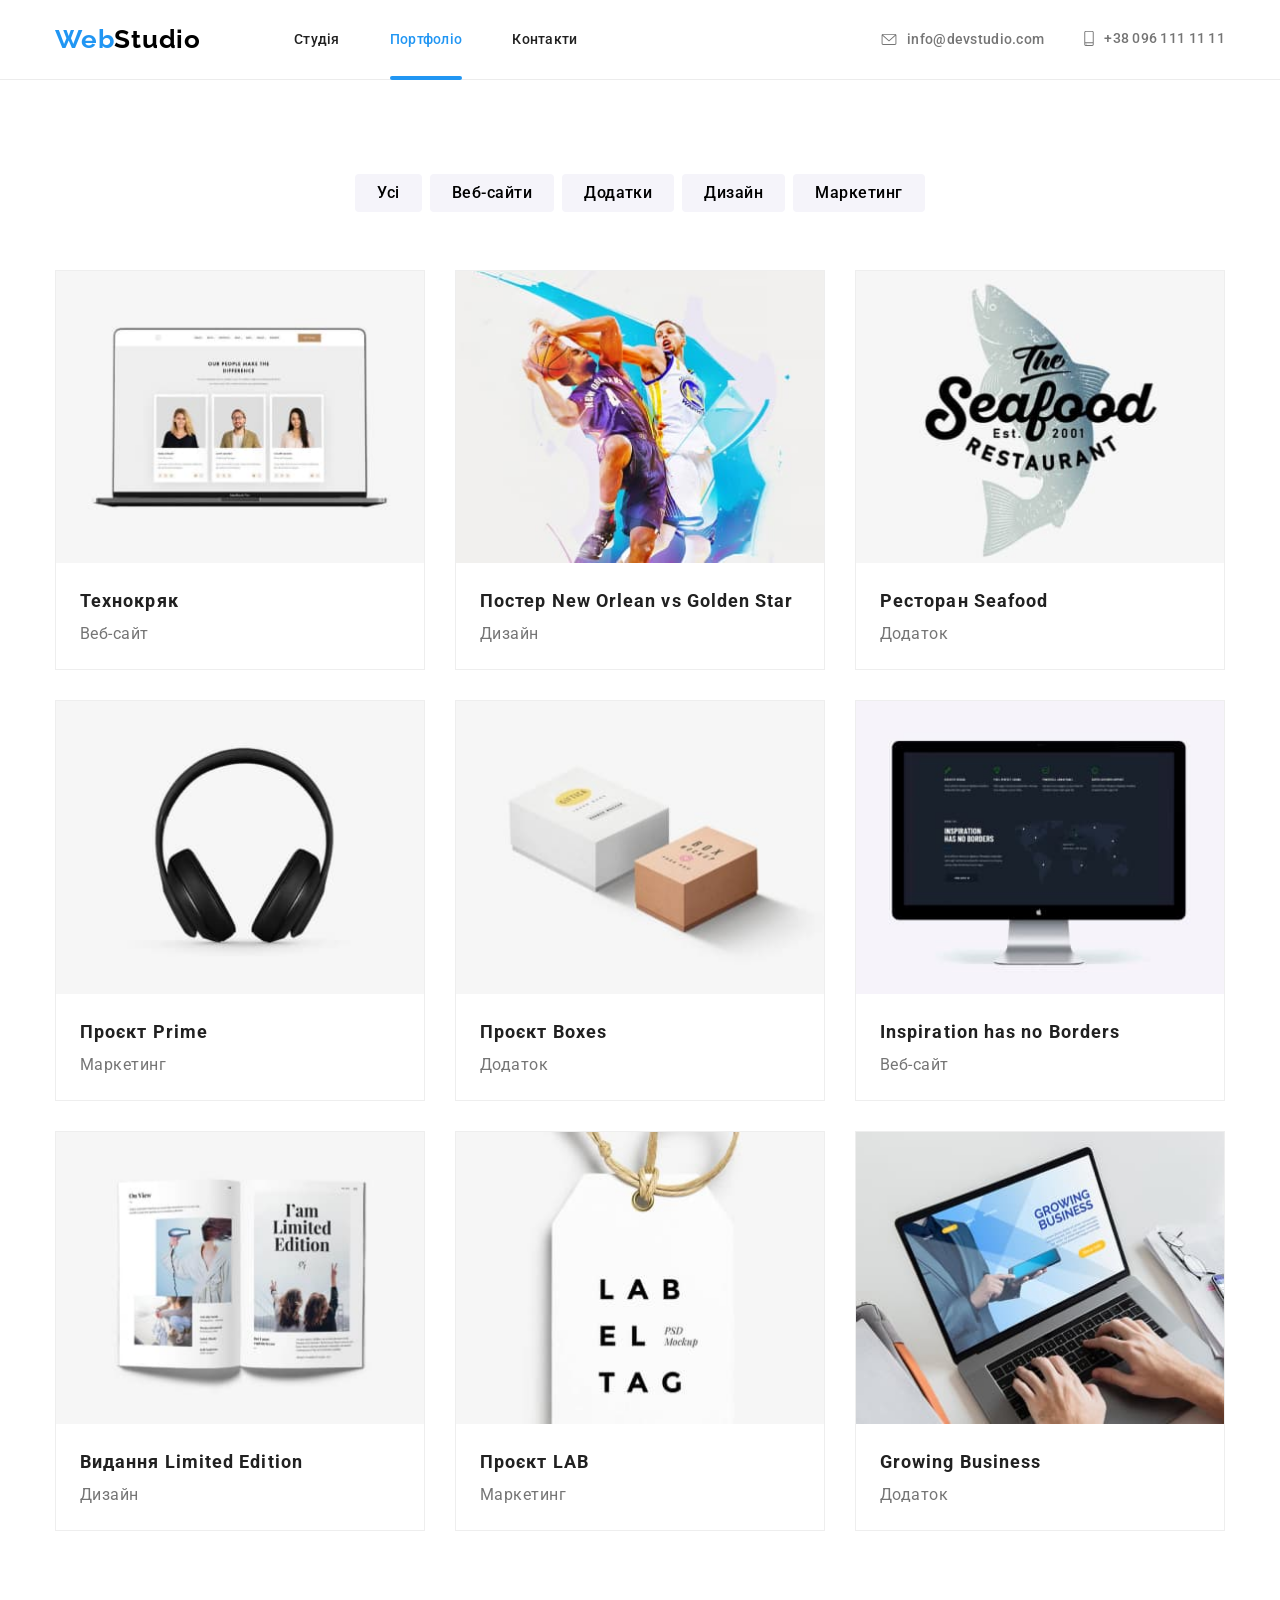
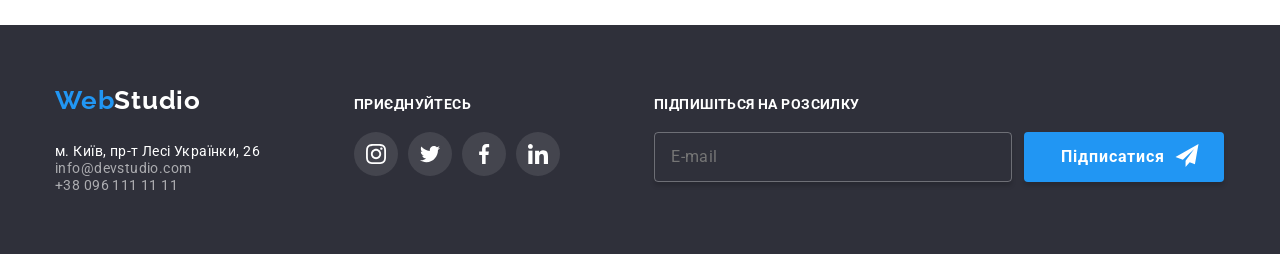
<file: portfolio.html>
<!DOCTYPE html>
<html lang="uk">
  <head>
    <meta charset="utf-8">
    <title>WebStudio</title>
    <meta name="viewport" content="width=device-width, initial-scale=1.0" />
    <link rel="preconnect" href="https://fonts.googleapis.com" />
    <link rel="preconnect" href="https://fonts.gstatic.com" crossorigin />
    <link href="https://fonts.googleapis.com/css2?family=Raleway:wght@700&family=Roboto:wght@400;500;700;900&display=swap" rel="stylesheet" />
    <link rel="stylesheet" href="https://cdnjs.cloudflare.com/ajax/libs/modern-normalize/1.1.0/modern-normalize.min.css"/>
    <link rel="stylesheet" href="./sass/main.css">
</head>
  <body>
    <header class="header">
      <div class="container header__container">
          <a class="header__logo" href = "index.html"><span class="header__logo-web"> Web</span><span class="header__logo-studio">Studio</span></a>
          <nav class="header__nav">
              <ul class="header__nav-list">
              <li><a class="header__nav-link" href = "index.html">Студія</a></li>
              <li><a class="header__nav-link active" href = "portfolio.html">Портфоліо</a></li>
              <li><a class="header__nav-link" href = "#">Контакти</a></li>
              </ul>
          </nav>
          <ul class="header__contacts-list">
              <li class="header__contacts-item">
                  <a class="header__contacts-link" href="mailto:info@devstudio.com">
                      <svg class="header__mail-icon"><use href="./images/svg/icons.svg#icon-envelope"></use></svg>info@devstudio.com</a>
                </li>
                <li class="header__contacts-item">
                  <a class="header__contacts-link" href="tel:+380961111111">
                      <svg class="header__tel-icon"><use href="./images/svg/icons.svg#icon-smartphone"></use></svg>+38 096 111 11 11</a>
              </li>
          </ul>
          <button class="mobile_button" type="button" data-menu-button aria-expanded="false">
            <svg class="mobile_button-icon">
                <use class="mobile_button--close" href="./images/svg/icons.svg#icon-burger-close"></use>
                <use class="mobile_button--open" href="./images/svg/icons.svg#icon-burger-open"></use>
            </svg>
          </button>
      </div>
      <div class="mobile" data-menu>
        <nav class="mobile__nav">
          <ul class="mobile__nav-list">
            <li class="mobile__nav-item"><a href="./index.html" class="mobile__nav-link">Студія</a></li>
            <li class="mobile__nav-item"><a href="./portfolio.html" class="mobile__nav-link active">Портфоліо</a></li>
            <li class="mobile__nav-item"><a href="" class="mobile__nav-link">Контакти</a></li>
          </ul>
        </nav>
          <ul class="mobile__contacts-list">
            <li class="mobile__contacts-item"><a class="mobile__contacts-link link mobile__contacts-link--blue" href="tel:+380961111111">+38 096 111 11 11</a></li>
            <li class="mobile__contacts-item"><a class="mobile__contacts-link" href="mailto:info@devstudio.com">info@devstudio.com</a></li>
          </ul>
          <ul class="mobile__social-list">
            <li class="mobile__social-item"><a class="mobile__social-link" href="">Instagram</a></li>
            <li class="mobile__social-item"><a class="mobile__social-link" href="">Twitter</a></li>
            <li class="mobile__social-item"><a class="mobile__social-link" href="">Facebook</a></li>
            <li class="mobile__social-item"><a class="mobile__social-link" href="">LinkedIn</a></li>
          </ul>
        </div>
    </header>

    <main>
      <section class="filter">
        <div class="container">
          <h2 class="hide">Портфоліо</h2>
          <ul class="filter__list">
            <li class="filter__item"><button type="button" class="filter__button">Усі</button></li>
            <li class="filter__item"><button type="button" class="filter__button">Веб-сайти</button></li>
            <li class="filter__item"><button type="button" class="filter__button">Додатки</button></li>
            <li class="filter__item"><button type="button" class="filter__button">Дизайн</button></li>
            <li class="filter__item"><button type="button" class="filter__button">Маркетинг</button></li>
          </ul>

          <div class="projects">
            <ul class="projects__list">
              <li class="projects__item"><a href="#">
                <div class="projects__img">
                  <picture>
                    <source srcset="./images/portfolio/portfolio1-technokryak-370.jpg 1x, ./images/portfolio/portfolio1-technokryak-370@2.jpg 2x"media="(min-width: 1200px)" sizes="370px" width="370" height="294" type="image/jpg">
                    <source srcset="./images/portfolio/portfolio1-technokryak-354.jpg 1x, ./images/portfolio/portfolio1-technokryak-354@2.jpg 2x"media="(min-width: 768px)" sizes="354px" width="354" height="294" type="image/jpg">
                    <img srcset="./images/portfolio/portfolio1-technokryak-450.jpg 1x, ./images/portfolio/portfolio1-technokryak-450@2.jpg 2x"src="./images/portfolio/portfolio1-technokryak-450.jpg"alt="Ноутбук із зображенням команди співробітників"width="450" height="294"/>
                  </picture>
                  <div class="projects__overlay"><p class="projects__overlay-text" > Ресурс пропонує комплексні пропозиції з різним рівнем функціоналу та сервісів. Все це дозволить відвідувачу отримати вичерпні відомості про компанію чи приватну особу.</p></div>
                </div>
                <div class="projects__description"><h3 class="projects__description-title">Технокряк</h3><p class="projects__description-text">Веб-сайт</p></div></a>
              </li>
              <li class="projects__item"><a href="#">
                <div class="projects__img">
                  <picture>
                    <source srcset="./images/portfolio/portfolio2-neworlean-370.jpg 1x, ./images/portfolio/portfolio2-neworlean-370@2.jpg 2x"media="(min-width: 1200px)" sizes="370px" width="370" height="294" type="image/jpg">
                    <source srcset="./images/portfolio/portfolio2-neworlean-354.jpg 1x, ./images/portfolio/portfolio2-neworlean-354@2.jpg 2x"media="(min-width: 768px)" sizes="354px" width="354" height="294" type="image/jpg">
                    <img srcset="./images/portfolio/portfolio2-neworlean-450.jpg 1x, ./images/portfolio/portfolio2-neworlean-450@2.jpg 2x"src="./images/portfolio/portfolio2-neworlean-450.jpg" alt="Постер з гравцями баскетбольних команд New Orlean та Golden Star" width="450" height="294"/>
                  </picture>
                  <div class="projects__overlay"><p class="projects__overlay-text" > Ресурс пропонує комплексні пропозиції з різним рівнем функціоналу та сервісів. Все це дозволить відвідувачу отримати вичерпні відомості про компанію чи приватну особу.</p></div>
                </div>
                <div class="projects__description"><h3 class="projects__description-title">Постер New Orlean vs Golden Star</h3><p class="projects__description-text">Дизайн</p></div></a></li>
              <li class="projects__item"><a href="#">
                <div class="projects__img">
                  <picture>
                    <source srcset="./images/portfolio/portfolio3-seafood-370.jpg 1x, ./images/portfolio/portfolio3-seafood-370@2.jpg 2x"media="(min-width: 1200px)" sizes="370px" width="370" height="294" type="image/jpg">
                    <source srcset="./images/portfolio/portfolio3-seafood-354.jpg 1x, ./images/portfolio/portfolio3-seafood-354@2.jpg 2x"media="(min-width: 768px)" sizes="354px" width="354" height="294" type="image/jpg">
                    <img srcset="./images/portfolio/portfolio3-seafood-450.jpg 1x, ./images/portfolio/portfolio3-seafood-450@2.jpg 2x"src="./images/portfolio/portfolio3-seafood-450.jpg"alt="Ресторан з морепродуктами Seafood"width="450" height="294"/>
                  </picture>
                  <div class="projects__overlay"><p class="projects__overlay-text" > Ресурс пропонує комплексні пропозиції з різним рівнем функціоналу та сервісів. Все це дозволить відвідувачу отримати вичерпні відомості про компанію чи приватну особу.</p></div>
                </div>
                <div class="projects__description"><h3 class="projects__description-title">Ресторан Seafood</h3><p class="projects__description-text">Додаток</p></div></a></li>
              <li class="projects__item"><a href="#">
                <div class="projects__img">
                  <picture>
                    <source srcset="./images/portfolio/portfolio4-prime-370.jpg 1x, ./images/portfolio/portfolio4-prime-370@2.jpg 2x"media="(min-width: 1200px)" sizes="370px" width="370" height="294" type="image/jpg">
                    <source srcset="./images/portfolio/portfolio4-prime-354.jpg 1x, ./images/portfolio/portfolio4-prime-354@2.jpg 2x"media="(min-width: 768px)" sizes="354px" width="354" height="294" type="image/jpg">
                    <img srcset="./images/portfolio/portfolio4-prime-450.jpg 1x, ./images/portfolio/portfolio4-prime-450@2.jpg 2x"src="./images/portfolio/portfolio4-prime-450.jpg"alt="Зображення навушників"width="450" height="294"/>
                  </picture>
                  <div class="projects__overlay"><p class="projects__overlay-text" > Ресурс пропонує комплексні пропозиції з різним рівнем функціоналу та сервісів. Все це дозволить відвідувачу отримати вичерпні відомості про компанію чи приватну особу.</p></div>
                </div>
                <div class="projects__description"><h3 class="projects__description-title">Проєкт Prime</h3><p class="projects__description-text">Маркетинг</p></div></a>
              </li>
              <li class="projects__item"><a href="#">
                <div class="projects__img">
                  <picture>
                    <source srcset="./images/portfolio/portfolio5-boxes-370.jpg 1x, ./images/portfolio/portfolio5-boxes-370@2.jpg 2x"media="(min-width: 1200px)" sizes="370px" width="370" height="294" type="image/jpg">
                    <source srcset="./images/portfolio/portfolio5-boxes-354.jpg 1x, ./images/portfolio/portfolio5-boxes-354@2.jpg 2x"media="(min-width: 768px)" sizes="354px" width="354" height="294" type="image/jpg">
                    <img srcset="./images/portfolio/portfolio5-boxes-450.jpg 1x, ./images/portfolio/portfolio5-boxes-450@2.jpg 2x"src="./images/portfolio/portfolio5-boxes-450.jpg"alt="Зображення двох коробок"width="450" height="294"/>
                  </picture>
                  <div class="projects__overlay"><p class="projects__overlay-text" > Ресурс пропонує комплексні пропозиції з різним рівнем функціоналу та сервісів. Все це дозволить відвідувачу отримати вичерпні відомості про компанію чи приватну особу.</p></div>
                </div>
                <div class="projects__description"><h3 class="projects__description-title">Проєкт Boxes</h3><p class="projects__description-text">Додаток</p></div></a>
              </li>
              <li class="projects__item"><a href="#">
                <div class="projects__img">
                  <picture>
                    <source srcset="./images/portfolio/portfolio6-inspiration-370.jpg 1x, ./images/portfolio/portfolio6-inspiration-370@2.jpg 2x"media="(min-width: 1200px)" sizes="370px" width="370" height="294" type="image/jpg">
                    <source srcset="./images/portfolio/portfolio6-inspiration-354.jpg 1x, ./images/portfolio/portfolio6-inspiration-354@2.jpg 2x"media="(min-width: 768px)" sizes="354px" width="354" height="294" type="image/jpg">
                    <img srcset="./images/portfolio/portfolio6-inspiration-450.jpg 1x, ./images/portfolio/portfolio6-inspiration-450@2.jpg 2x"src="./images/portfolio/portfolio6-inspiration-450.jpg"alt="Монітор з надписом Inspiration has no Borders"width="450" height="294"/>
                  </picture>
                  <div class="projects__overlay"><p class="projects__overlay-text" > Ресурс пропонує комплексні пропозиції з різним рівнем функціоналу та сервісів. Все це дозволить відвідувачу отримати вичерпні відомості про компанію чи приватну особу.</p></div>
                </div>
                <div class="projects__description"><h3 class="projects__description-title">Inspiration has no Borders</h3><p class="projects__description-text">Веб-сайт</p></div></a>
              </li>
              <li class="projects__item"><a href="#">
                <div class="projects__img">
                <picture>
                  <source srcset="./images/portfolio/portfolio7-limited-370.jpg 1x, ./images/portfolio/portfolio7-limited-370@2.jpg 2x"media="(min-width: 1200px)" sizes="370px" width="370" height="294" type="image/jpg">
                  <source srcset="./images/portfolio/portfolio7-limited-354.jpg 1x, ./images/portfolio/portfolio7-limited-354@2.jpg 2x"media="(min-width: 768px)" sizes="354px" width="354" height="294" type="image/jpg">
                  <img srcset="./images/portfolio/portfolio7-limited-450.jpg 1x, ./images/portfolio/portfolio7-limited-450@2.jpg 2x"src="./images/portfolio/portfolio7-limited-450.jpg"alt="Зображення журналу видання Limited Edition"width="450" height="294"/>
                </picture>
                <div class="projects__overlay"><p class="projects__overlay-text" > Ресурс пропонує комплексні пропозиції з різним рівнем функціоналу та сервісів. Все це дозволить відвідувачу отримати вичерпні відомості про компанію чи приватну особу.</p></div>
                </div>
                <div class="projects__description"><h3 class="projects__description-title">Видання Limited Edition</h3><p class="projects__description-text">Дизайн</p></div></a>
              </li>
              <li class="projects__item"><a href="#">
                <div class="projects__img">
                  <picture>
                    <source srcset="./images/portfolio/portfolio8-lab-370.jpg 1x, ./images/portfolio/portfolio8-lab-370@2.jpg 2x"media="(min-width: 1200px)" sizes="370px" width="370" height="294" type="image/jpg">
                    <source srcset="./images/portfolio/portfolio8-lab-354.jpg 1x, ./images/portfolio/portfolio8-lab-354@2.jpg 2x"media="(min-width: 768px)" sizes="354px" width="354" height="294" type="image/jpg">
                    <img srcset="./images/portfolio/portfolio8-lab-450.jpg 1x, ./images/portfolio/portfolio8-lab-450@2.jpg 2x"src="./images/portfolio/portfolio8-lab-450.jpg"alt="Зображення лейблу"width="450" height="294"/>
                  </picture>
                  <div class="projects__overlay"><p class="projects__overlay-text" > Ресурс пропонує комплексні пропозиції з різним рівнем функціоналу та сервісів. Все це дозволить відвідувачу отримати вичерпні відомості про компанію чи приватну особу.</p></div>
                </div>
                <div class="projects__description"><h3 class="projects__description-title">Проєкт LAB</h3><p class="projects__description-text">Маркетинг</p></div></a>
              </li>
              <li class="projects__item"><a href="#">
                <div class="projects__img">
                  <picture>
                    <source srcset="./images/portfolio/portfolio9-growing-370.jpg 1x, ./images/portfolio/portfolio9-growing-370@2.jpg 2x"media="(min-width: 1200px)" sizes="370px" width="370" height="294" type="image/jpg">
                    <source srcset="./images/portfolio/portfolio9-growing-354.jpg 1x, ./images/portfolio/portfolio9-growing-354@2.jpg 2x"media="(min-width: 768px)" sizes="354px" width="354" height="294" type="image/jpg">
                    <img srcset="./images/portfolio/portfolio9-growing-450.jpg 1x, ./images/portfolio/portfolio9-growing-450@2.jpg 2x"src="./images/portfolio/portfolio9-growing-450.jpg"alt="Ноутбук із зображенням сайту Growing Business"width="450" height="294"/>
                  </picture>
                  <div class="projects__overlay"><p class="projects__overlay-text"> Ресурс пропонує комплексні пропозиції з різним рівнем функціоналу та сервісів. Все це дозволить відвідувачу отримати вичерпні відомості про компанію чи приватну особу.</p></div>
                </div>
                <div class="projects__description"><h3 class="projects__description-title">Growing Business</h3><p class="projects__description-text">Додаток</p></div></a>
              </li>
            </ul>
          </div>
        </div>
      </section>
    </main>

    <footer class="footer">
      <div class="container">
          <div class="footer__contacts">
              <a href = "index.html" class="footer__logo"><span class="footer__logo-web">Web</span><span class="footer__logo-studio">Studio</span></a>
              <address class="footer__address">
                  <ul class="footer__address-list">
                      <li class="footer__address-list"><a class="footer__address-location" href="https://maps.app.goo.gl/s9TqwZWnr8oaDZ8S9" rel="nofollow">м. Київ, пр-т Лесі Українки, 26</a></li>
                      <li class="footer__address-list"><a class="footer__address-mail" href="mailto:info@devstudio.com">info@devstudio.com</a></li>
                      <li class="footer__address-list"><a class="footer__address-tel" href="tel:+380961111111">+38 096 111 11 11</a></li>
                  </ul>
              </address>
          </div>
          <div class="footer__social">
              <p class="footer__social-text">Приєднуйтесь</p>
              <ul class="footer__social-list">
                  <li class="footer__social-item"><a href="https://www.instagram.com" class="footer__social-icon" rel="nofollow"><svg class="icon" width="20" height="20"><use href="./images/svg/icons.svg#icon-instagram"></use></svg></a></li>
                  <li class="footer__social-item"><a href="https://twitter.com" class="footer__social-icon" rel="nofollow"><svg class="icon" width="20" height="20"><use href="./images/svg/icons.svg#icon-twitter"></use></svg></a></li>
                  <li class="footer__social-item"><a href="https://www.facebook.com" class="footer__social-icon" rel="nofollow"><svg class="icon" width="20" height="20"><use href="./images/svg/icons.svg#icon-facebook"></use></svg></a></li>
                  <li class="footer__social-item"><a href="https://www.linkedin.com" class="footer__social-icon" rel="nofollow"><svg class="icon" width="20" height="20"><use href="./images/svg/icons.svg#icon-linkedin"></use></svg></a></li>
              </ul>
          </div>
          <div class="footer__subscribe">
              <p class="footer__subscribe-text">Підпишіться на розсилку</p>
              <form class="footer__form"><input type="email" name="email"placeholder="E-mail" class="footer__form-input">
                  <button type="submit" class="footer__form-button">Підписатися <svg class="footer__form-icon"><use href="./images/svg/icons.svg#icon-send"></use></svg></button>
              </form>
          </div>
      </div>
  </footer>

    <script src="./js/mobile-nav.js"></script>
    <script src="./js/filter.js"></script>
  </body>
</html>
</file>
<file: sass/main.css>
body {
  font-family: "Roboto", sans-serif;
  font-style: normal;
  line-height: normal;
  font-size: 14px;
  font-weight: 400;
  background-color: var(--white);
}
body.no-scroll {
  overflow: hidden;
}
body .container {
  padding: 0 15px;
  margin-left: auto;
  margin-right: auto;
}
@media screen and (min-width: 480px) {
  body .container {
    max-width: 480px;
  }
}
@media screen and (min-width: 768px) {
  body .container {
    max-width: 768px;
  }
}
@media screen and (min-width: 1200px) {
  body .container {
    max-width: 1200px;
  }
}
body section {
  padding-top: 60px;
  padding-bottom: 60px;
}
@media screen and (min-width: 1200px) {
  body section {
    padding-top: 94px;
    padding-bottom: 94px;
  }
}

h1,
h2,
h3,
h4,
h5,
h6,
p {
  margin: 0;
}

a {
  text-decoration: none;
}

img {
  display: block;
  max-width: 100%;
  height: auto;
}

ul,
li {
  margin: 0;
  padding: 0;
  list-style: none;
}

:root {
  --brand-color: #2196F3;
  --brand-color_hover: #188ce8;
  --black: #000000;
  --black_lighter: #212121;
  --gray: #757575;
  --gray_border: #ECECEC;
  --white: #FFFFFF;
  --black_gray: #2F303A;
  --white_gray: #F5F4FA;
  --icon_color: #afb1b8;
}

.hide {
  position: absolute;
  width: 1px;
  height: 1px;
  margin: -1px;
  border: 0;
  padding: 0;
  white-space: nowrap;
  -webkit-clip-path: inset(100%);
          clip-path: inset(100%);
  clip: rect(0 0 0 0);
  overflow: hidden;
}

.logo, .footer__logo, .header__logo {
  font-family: "Raleway", sans-serif;
  font-size: 26px;
  font-weight: 700;
  letter-spacing: 0.78px;
  display: block;
}

@media screen and (max-width: 479px) {
  .header__logo {
    padding-top: 14px;
    padding-bottom: 15px;
    font-size: 24px;
    letter-spacing: 0.72px;
    margin-right: 0px;
    margin-left: 0px;
  }
}
@media screen and (min-width: 480px) {
  .header__logo {
    padding-top: 14px;
    padding-bottom: 15px;
    font-size: 24px;
    letter-spacing: 0.72px;
    margin-right: 0px;
    margin-left: 0px;
  }
}
@media screen and (min-width: 768px) {
  .header__logo {
    padding-top: 24px;
    padding-bottom: 25px;
    font-size: 24px;
    letter-spacing: 0.72px;
    margin-right: 88px;
    margin-left: 0px;
  }
}
@media screen and (min-width: 1200px) {
  .header__logo {
    padding-top: 24px;
    padding-bottom: 25px;
    font-size: 26px;
    letter-spacing: 0.78px;
    margin-right: 93px;
    margin-left: 0px;
  }
}
.header__logo-web {
  color: var(--brand-color);
}
.header__logo-studio {
  color: var(--black);
}

.footer__logo {
  margin-bottom: 28px;
}
@media screen and (max-width: 479px) {
  .footer__logo {
    font-size: 24px;
    letter-spacing: 0.72px;
  }
}
@media screen and (min-width: 480px) {
  .footer__logo {
    font-size: 24px;
    letter-spacing: 0.72px;
  }
}
@media screen and (min-width: 768px) {
  .footer__logo {
    font-size: 24px;
    letter-spacing: 0.72px;
  }
}
@media screen and (min-width: 1200px) {
  .footer__logo {
    font-size: 26px;
    letter-spacing: 0.78px;
  }
}
.footer__logo-web {
  color: var(--brand-color);
}
.footer__logo-studio {
  color: var(--white);
}

.header {
  display: block;
  border-bottom: 1px solid var(--gray_border);
}
.header__container, .header__nav-list, .header__contacts-list {
  display: flex;
  justify-content: space-between;
  align-items: center;
}
@media screen and (min-width: 480px) {
  .header .container {
    max-width: 100%;
  }
}
@media screen and (min-width: 768px) {
  .header .container {
    max-width: 768px;
  }
}
@media screen and (min-width: 1200px) {
  .header .container {
    max-width: 1200px;
  }
}
@media screen and (min-width: 768px) {
  .header__container {
    padding: 0;
  }
}
@media screen and (min-width: 1200px) {
  .header__container {
    padding: 0;
  }
}
@media screen and (min-width: 480px) {
  .header__nav-list, .header__contacts-list {
    display: none;
  }
}
@media screen and (max-width: 479px) {
  .header__nav-list, .header__contacts-list {
    display: none;
  }
}
@media screen and (min-width: 768px) {
  .header__nav {
    display: flex;
    margin: 0px;
  }
}
.header__nav-list {
  list-style: none;
  gap: 50px;
}
@media screen and (min-width: 768px) {
  .header__nav-list {
    display: flex;
  }
}
.header__nav-link {
  font-weight: 500;
  line-height: 171.43%;
  letter-spacing: 0.28px;
  color: var(--black_lighter);
  padding: 32px 0;
  transition-property: color;
  transition-duration: 250ms;
  transition-timing-function: cubic-bezier(0.4, 0, 0.2, 1);
}
.header__nav-link:hover, .header__nav-link:focus {
  color: var(--brand-color);
}
.header__nav-list .header__nav-link {
  position: relative;
}
.header__nav-list .header__nav-link.active::after {
  content: "";
  position: absolute;
  display: block;
  width: 100%;
  height: 4px;
  border-radius: 2px;
  background-color: var(--brand-color);
}
@media screen and (min-width: 768px) {
  .header__nav-list .header__nav-link.active::after {
    bottom: 1px;
  }
}
@media screen and (min-width: 1200px) {
  .header__nav-list .header__nav-link.active::after {
    bottom: -1px;
  }
}
.header__contacts-list {
  font-style: normal;
  margin-left: auto;
}
@media screen and (min-width: 768px) {
  .header__contacts-list {
    margin-left: auto;
    margin-right: 0px;
    display: flex;
    align-items: flex-start;
    flex-direction: column;
    gap: 10px;
  }
}
@media screen and (min-width: 1200px) {
  .header__contacts-list {
    margin-right: 0px;
    flex-direction: row;
    align-items: center;
    gap: 40px;
  }
}
.header__contacts-link {
  display: inline-flex;
  align-items: center;
  color: var(--gray);
  font-weight: 500;
  letter-spacing: 0.28px;
  padding: 32px 0;
  transition-property: color;
  transition-duration: 250ms;
  transition-timing-function: cubic-bezier(0.4, 0, 0.2, 1);
}
@media screen and (min-width: 768px) {
  .header__contacts-link {
    font-size: 12px;
    padding: 0px;
  }
}
@media screen and (min-width: 1200px) {
  .header__contacts-link {
    font-size: inherit;
  }
}
.header__contacts-link:hover, .header__contacts-link:focus {
  color: var(--brand-color);
}
.header__mail-icon, .header__tel-icon {
  margin-right: 10px;
  fill: currentColor;
}
.header__mail-icon {
  width: 16px;
  height: 12px;
}
.header__tel-icon {
  width: 10px;
  height: 16px;
}
.header .active {
  color: var(--brand-color);
}

.mobile_button {
  position: relative;
  padding: 0;
  border: none;
  background-color: transparent;
  z-index: 100;
  cursor: pointer;
}
@media screen and (max-width: 479px) {
  .mobile_button {
    margin-right: 0px;
    margin-left: 0px;
  }
}
@media screen and (min-width: 480px) {
  .mobile_button {
    margin-right: 0px;
    margin-left: 0px;
  }
}
@media screen and (min-width: 768px) {
  .mobile_button {
    display: none;
  }
}
@media screen and (min-width: 1200px) {
  .mobile_button {
    display: none;
  }
}

.mobile_button-icon {
  width: 40px;
  height: 40px;
  transition-property: all;
  transition-duration: 250ms;
  transition-timing-function: cubic-bezier(0.4, 0, 0.2, 1);
}

.mobile_button:hover .mobile_button-icon, .mobile_button:focus .mobile_button-icon {
  fill: var(--brand-color);
}

.mobile_button--close {
  opacity: 0;
}

.mobile_button.is-open .mobile_button--close {
  opacity: 1;
}

.mobile_button.is-open .mobile_button--open {
  opacity: 0;
}

.mobile {
  display: flex;
  flex-direction: column;
  position: fixed;
  background-color: #fff;
  width: 100%;
  height: 100%;
  top: 0;
  left: 0;
  padding: 48px 40px;
  z-index: 20;
  transform: translateX(100%);
  transition-duration: 250ms;
  transition-timing-function: cubic-bezier(0.4, 0, 0.2, 1);
}
@media screen and (min-width: 768px) {
  .mobile {
    display: none;
  }
}
@media screen and (min-width: 1200px) {
  .mobile {
    display: none;
  }
}

.mobile.is-open {
  transform: translateX(0);
}

.mobile__nav-item:not(:last-child) {
  margin-bottom: 32px;
}

.mobile__contacts-list {
  margin-bottom: 64px;
  margin-top: auto;
}

.mobile__contacts-item:not(:last-child) {
  margin-bottom: 32px;
}

.mobile__nav-link {
  font-weight: 500;
  font-size: 40px;
  letter-spacing: 0.8px;
  color: var(--black_lighter);
  transition-property: color;
  transition-duration: 250ms;
  transition-timing-function: cubic-bezier(0.4, 0, 0.2, 1);
}
.mobile__nav-link:hover, .mobile__nav-link:focus {
  color: var(--brand-color);
}

.mobile__contacts-link {
  font-weight: 500;
  font-size: 24px;
  letter-spacing: 0.48px;
  color: var(--gray);
  transition-property: color;
  transition-duration: 250ms;
  transition-timing-function: cubic-bezier(0.4, 0, 0.2, 1);
}
.mobile__contacts-link:hover, .mobile__contacts-link:focus {
  color: var(--brand-color);
}

.mobile__contacts-link--blue {
  font-size: 34px;
  font-weight: 500;
  letter-spacing: 0.68px;
  color: var(--brand-color);
}

.mobile__social-list {
  display: flex;
  flex-wrap: wrap;
}

.mobile__social-item {
  display: flex;
}

.mobile__social-item:not(:last-child) {
  margin-right: 10px;
}

.mobile__social-item:not(:last-child)::after {
  content: "";
  width: 1px;
  height: 100%;
  margin-left: 10px;
  background-color: rgba(33, 33, 33, 0.2);
  display: block;
}

.mobile__social-link {
  font-weight: 500;
  font-size: 18px;
  line-height: 1.22;
  letter-spacing: 0.36px;
  color: var(--brand-color);
}

.footer {
  background-color: var(--black_gray);
  padding-top: 60px;
  padding-bottom: 60px;
}
.footer__list {
  list-style: none;
}
.footer .container {
  text-align: center;
}
@media screen and (min-width: 768px) {
  .footer .container {
    display: flex;
    justify-content: space-between;
    flex-wrap: wrap;
  }
}
@media screen and (min-width: 1200px) {
  .footer .container {
    flex-wrap: nowrap;
    text-align: start;
    align-items: baseline;
  }
}
.footer__social-text, .footer__subscribe-text {
  color: var(--white);
  font-weight: 700;
  letter-spacing: 0.42px;
  text-transform: uppercase;
  margin-bottom: 20px;
}
.footer__address-item:not(:last-child) {
  margin-bottom: 12px;
}
.footer__address-location, .footer__address-tel, .footer__address-mail {
  line-height: 114.29%;
  letter-spacing: 0.42px;
  color: var(--white);
  transition-property: color;
  transition-duration: 250ms;
  transition-timing-function: cubic-bezier(0.4, 0, 0.2, 1);
}
.footer__address-location:hover, .footer__address-tel:hover, .footer__address-mail:hover, .footer__address-location:focus, .footer__address-tel:focus, .footer__address-mail:focus {
  color: var(--brand-color);
}
.footer__address-list {
  font-style: normal;
}
.footer__address-tel, .footer__address-mail {
  color: rgba(255, 255, 255, 0.6);
}
.footer__address-tel:hover, .footer__address-mail:hover, .footer__address-tel:focus, .footer__address-mail:focus {
  color: var(--brand-color);
}
.footer__contacts {
  margin-bottom: 60px;
}
@media screen and (min-width: 768px) {
  .footer__contacts {
    flex-basis: 50%;
    margin-left: 0px;
    margin-right: 0px;
  }
}
@media screen and (min-width: 1200px) {
  .footer__contacts {
    flex-basis: content;
    margin-right: 94px;
    margin-bottom: 0px;
  }
}
.footer__social {
  margin-bottom: 60px;
}
.footer__social-list {
  display: flex;
  flex-wrap: wrap;
  width: 100%;
  padding-bottom: 24px;
  justify-content: center;
  gap: 10px;
  justify-content: center;
  padding: 0;
}
@media screen and (min-width: 1200px) {
  .footer__social-list {
    padding-bottom: 30px;
  }
}
.footer__social-list li {
  width: 44px;
  height: 44px;
}
@media screen and (min-width: 768px) {
  .footer__social-list {
    padding: 0px;
  }
}
@media screen and (min-width: 1200px) {
  .footer__social-list {
    padding: 0px;
  }
}
@media screen and (min-width: 768px) {
  .footer__social {
    flex-basis: 50%;
    margin-bottom: 0px;
    margin-left: 0px;
    margin-right: 0px;
  }
}
@media screen and (min-width: 1200px) {
  .footer__social {
    flex-basis: content;
    margin-right: 94px;
    margin-bottom: 0px;
  }
}
.footer__social-icon {
  display: flex;
  width: 100%;
  height: 100%;
  justify-content: center;
  align-items: center;
  border-radius: 50%;
  color: var(--icon_color);
  fill: currentColor;
  transition-property: all;
  transition-duration: 250ms;
  transition-timing-function: cubic-bezier(0.4, 0, 0.2, 1);
  background-color: rgba(255, 255, 255, 0.1);
  color: var(--white);
}
.footer__social-icon:hover, .footer__social-icon:focus {
  background-color: var(--brand-color);
  color: var(--white);
  outline: none;
}
.footer__subscribe {
  flex-grow: 1;
}
.footer__form {
  display: flex;
  flex-direction: column;
}
@media screen and (min-width: 1200px) {
  .footer__form {
    flex-direction: row;
  }
}
.footer__form input {
  padding-left: 16px;
  padding-bottom: 15px;
  padding-top: 15px;
}
.footer__form-input {
  width: 100%;
  max-width: 450px;
  flex-grow: 1;
  font-size: 16px;
  line-height: 125%;
  letter-spacing: 0.48px;
  max-height: 50px;
  border-radius: 4px;
  background-color: rgba(33, 150, 243, 0);
  border: 1px solid rgba(255, 255, 255, 0.3);
  box-shadow: 0px 4px 4px 0px rgba(0, 0, 0, 0.15);
  color: var(--white);
  margin-bottom: 20px;
  margin-left: auto;
  margin-right: auto;
}
.footer__form-input:focus {
  outline: 1px solid var(--brand-color);
}
@media screen and (min-width: 1200px) {
  .footer__form-input {
    margin: 0px;
    max-width: 358px;
  }
}
.footer__form-button {
  color: var(--white);
  background-color: var(--brand-color);
  font-weight: 700;
  font-size: 16px;
  line-height: 187.5%;
  text-align: center;
  letter-spacing: 0.96px;
  box-shadow: 0px 4px 4px 0px rgba(0, 0, 0, 0.15);
  border-radius: 4px;
  border: none;
  cursor: pointer;
  transition-property: background-color;
  transition-duration: 250ms;
  transition-timing-function: cubic-bezier(0.4, 0, 0.2, 1);
  display: inline;
  align-items: center;
  position: relative;
  min-width: 200px;
  padding-right: 28px;
  padding-top: 10px;
  padding-bottom: 10px;
  max-height: 50px;
  margin-left: auto;
  margin-right: auto;
}
.footer__form-button:hover, .footer__form-button:focus {
  background-color: var(--brand-color_hover);
}
@media screen and (max-width: 245px) {
  .footer__form-button {
    width: 100%;
    min-width: 0px;
    padding-right: 0px;
    padding-left: 0px;
  }
}
@media screen and (min-width: 1200px) {
  .footer__form-button {
    max-height: 50px;
    margin-left: 12px;
    margin-right: 0px;
  }
}
.footer__form-icon {
  position: absolute;
  fill: var(--white);
  width: 24px;
  height: 24px;
  margin-left: 10px;
  top: 12px;
}
@media screen and (max-width: 245px) {
  .footer__form-icon {
    display: none;
  }
}

.hero {
  background-color: var(--black_gray);
  text-align: center;
  background-image: linear-gradient(rgba(47, 48, 58, 0.4), rgba(47, 48, 58, 0.4)), url("../images/hero/hero-480.jpg");
  background-position: center;
  background-repeat: no-repeat;
  background-size: cover;
  padding: 118px 0;
}
@media screen and (min-device-pixel-ratio: 2), screen and (-moz-min-device-pixel-ratio: 2), screen and (-webkit-min-device-pixel-ratio: 2), screen and (min-resolution: 192dpi), screen and (min-resolution: 2dppx) {
  .hero {
    padding: 118px 0;
    background-image: linear-gradient(rgba(47, 48, 58, 0.4), rgba(47, 48, 58, 0.4)), url(../images/hero/hero-480@2.jpg);
  }
}
@media screen and (min-width: 768px) {
  .hero {
    padding: 118px 0;
    background-image: linear-gradient(rgba(47, 48, 58, 0.4), rgba(47, 48, 58, 0.4)), url(../images/hero/hero-768.jpg);
  }
}
@media screen and (min-width: 768px) and (min-device-pixel-ratio: 2), screen and (min-width: 768px) and (-moz-min-device-pixel-ratio: 2), screen and (min-width: 768px) and (-webkit-min-device-pixel-ratio: 2), screen and (min-width: 768px) and (min-resolution: 192dpi), screen and (min-width: 768px) and (min-resolution: 2dppx) {
  .hero {
    background-image: linear-gradient(rgba(47, 48, 58, 0.4), rgba(47, 48, 58, 0.4)), url(../images/hero/hero-768@2.jpg);
  }
}
@media screen and (min-width: 1200px) {
  .hero {
    padding: 200px 0;
    background-image: linear-gradient(rgba(47, 48, 58, 0.4), rgba(47, 48, 58, 0.4)), url(../images/hero/hero-1600.jpg);
  }
}
@media screen and (min-width: 1200px) and (min-device-pixel-ratio: 2), screen and (min-width: 1200px) and (-moz-min-device-pixel-ratio: 2), screen and (min-width: 1200px) and (-webkit-min-device-pixel-ratio: 2), screen and (min-width: 1200px) and (min-resolution: 192dpi), screen and (min-width: 1200px) and (min-resolution: 2dppx) {
  .hero {
    background-image: linear-gradient(rgba(47, 48, 58, 0.4), rgba(47, 48, 58, 0.4)), url(../images/hero/hero-1600@2.jpg);
  }
}
.hero__title {
  color: var(--white);
  text-align: center;
  font-size: 26px;
  font-weight: 900;
  line-height: 161.54%;
  letter-spacing: 1.56px;
  text-transform: uppercase;
  max-width: 360px;
  margin-bottom: 30px;
  margin-left: auto;
  margin-right: auto;
}
@media screen and (min-width: 1200px) {
  .hero__title {
    max-width: 696px;
    font-size: 44px;
    font-weight: 900;
    line-height: 136.36%;
    letter-spacing: 2.64px;
  }
}
.hero__button {
  color: var(--white);
  background-color: var(--brand-color);
  font-weight: 700;
  font-size: 16px;
  line-height: 187.5%;
  text-align: center;
  letter-spacing: 0.96px;
  box-shadow: 0px 4px 4px 0px rgba(0, 0, 0, 0.15);
  border-radius: 4px;
  border: none;
  cursor: pointer;
  transition-property: background-color;
  transition-duration: 250ms;
  transition-timing-function: cubic-bezier(0.4, 0, 0.2, 1);
  padding: 10px 24px 10px 24px;
}
.hero__button:hover, .hero__button:focus {
  background-color: var(--brand-color_hover);
}

.backdrop {
  position: fixed;
  top: 0;
  left: 0;
  width: 100%;
  height: 100%;
  background-color: rgba(0, 0, 0, 0.2);
  opacity: 1;
  transition-duration: 250ms;
  transition-timing-function: cubic-bezier(0.4, 0, 0.2, 1);
  z-index: 9999;
}
.backdrop.is-hidden {
  opacity: 0;
  pointer-events: none;
}
.backdrop.is-hidden .modal {
  transform: translate(-50%, -50%) scale(0);
}

.modal {
  position: absolute;
  top: 50%;
  left: 50%;
  transform: translate(-50%, -50%) scale(1);
  width: 100%;
  max-width: 450px;
  min-height: 609px;
  background-color: var(--white);
  opacity: 1;
  border-radius: 4px;
  box-shadow: 0px 2px 1px 0px rgba(0, 0, 0, 0.2), 0px 1px 1px 0px rgba(0, 0, 0, 0.14), 0px 1px 3px 0px rgba(0, 0, 0, 0.12);
  transition-duration: 250ms;
  transition-timing-function: cubic-bezier(0.4, 0, 0.2, 1);
}
@media screen and (min-width: 1200px) {
  .modal {
    min-width: 528px;
    min-height: 581px;
  }
}
.modal__button {
  display: flex;
  position: absolute;
  top: 8px;
  right: 8px;
  width: 30px;
  height: 30px;
  align-items: center;
  border-radius: 50%;
  background-color: var(--white);
  border: 1px solid rgba(0, 0, 0, 0.1);
  cursor: pointer;
  transition-property: background-color;
  transition-duration: 250ms;
  transition-timing-function: cubic-bezier(0.4, 0, 0.2, 1);
}
.modal__icon {
  width: 18px;
  height: 18px;
  color: var(--black);
  fill: currentColor;
  transition-property: all;
  transition-duration: 250ms;
  transition-timing-function: cubic-bezier(0.4, 0, 0.2, 1);
}
.modal__button:hover .modal__icon, .modal__button:focus .modal__icon {
  color: var(--brand-color);
}
.modal__window {
  padding: 40px;
}
.modal__window-title {
  font-weight: 700;
  font-size: 20px;
  text-align: center;
  letter-spacing: 0.6px;
  color: var(--black_lighter);
  margin-bottom: 12px;
}
@media screen and (min-width: 480px) {
  .modal__window-title {
    max-width: 370px;
  }
}
@media screen and (min-width: 768px) {
  .modal__window-title {
    max-width: 370px;
  }
}
@media screen and (min-width: 1200px) {
  .modal__window-title {
    max-width: 448px;
  }
}
.modal__form-list {
  max-width: 370px;
}
@media screen and (min-width: 1200px) {
  .modal__form-list {
    max-width: 448px;
  }
}
.modal__form-item {
  margin-bottom: 10px;
  position: relative;
}
.modal__form-item input {
  padding-left: 42px;
  font-size: 16px;
}
.modal__form-icon {
  position: absolute;
  width: 18px;
  height: 18px;
  left: 0;
  margin-top: 11px;
  margin-left: 12px;
  transition-property: fill;
  transition-duration: 250ms;
  transition-timing-function: cubic-bezier(0.4, 0, 0.2, 1);
}
.modal__form-input {
  padding-top: 10px;
  padding-bottom: 10px;
  width: 100%;
  border-radius: 4px;
  border: 1px solid rgba(33, 33, 33, 0.2);
  transition-property: outline;
  transition-duration: 250ms;
  transition-timing-function: cubic-bezier(0.4, 0, 0.2, 1);
}
.modal__form-input:focus {
  outline: 1px solid var(--brand-color);
}
.modal__form-input:focus + .modal__form-icon {
  fill: var(--brand-color);
}
.modal__form-comment textarea {
  padding: 12px 16px;
}
.modal__form-textarea {
  resize: none;
  min-height: 120px;
  width: 100%;
  max-width: 370px;
  border-radius: 4px;
  border: 1px solid rgba(33, 33, 33, 0.2);
  transition-property: outline;
  transition-duration: 250ms;
  transition-timing-function: cubic-bezier(0.4, 0, 0.2, 1);
}
@media screen and (min-width: 1200px) {
  .modal__form-textarea {
    min-width: 448px;
  }
}
.modal__form-textarea:focus {
  outline: 1px solid var(--brand-color);
}
.modal__form-textarea::-moz-placeholder {
  font-size: 12px;
  letter-spacing: 0.12px;
  color: rgba(117, 117, 117, 0.5);
}
.modal__form-textarea::placeholder {
  font-size: 12px;
  letter-spacing: 0.12px;
  color: rgba(117, 117, 117, 0.5);
}
.modal__form::-moz-placeholder {
  font-size: 12px;
  letter-spacing: 0.12px;
  color: var(--black);
}
.modal__form::placeholder {
  font-size: 12px;
  letter-spacing: 0.12px;
  color: var(--black);
}
.modal__form-label {
  display: inline-block;
  font-size: 12px;
  letter-spacing: 0.12px;
  color: var(--gray);
  margin-bottom: 4px;
}
.modal__form-checkbox {
  display: flex;
  justify-content: center;
  align-items: center;
  font-size: 12px;
  line-height: 171.43%;
  letter-spacing: 0.36px;
  color: var(--gray);
  cursor: pointer;
  margin-top: 20px;
}
@media screen and (min-width: 1200px) {
  .modal__form-checkbox {
    font-size: inherit;
    letter-spacing: 0.42px;
  }
}
.modal__form-link {
  font-size: 12px;
  line-height: 171.43%;
  letter-spacing: 0.36px;
  text-decoration-line: underline;
  color: var(--brand-color);
}
@media screen and (min-width: 1200px) {
  .modal__form-link {
    font-size: inherit;
    letter-spacing: 0.42px;
  }
}
.modal__form-submit {
  color: var(--white);
  background-color: var(--brand-color);
  font-weight: 700;
  font-size: 16px;
  line-height: 187.5%;
  text-align: center;
  letter-spacing: 0.96px;
  box-shadow: 0px 4px 4px 0px rgba(0, 0, 0, 0.15);
  border-radius: 4px;
  border: none;
  cursor: pointer;
  transition-property: background-color;
  transition-duration: 250ms;
  transition-timing-function: cubic-bezier(0.4, 0, 0.2, 1);
  display: flex;
  margin-left: auto;
  margin-right: auto;
  padding: 10px 52px 10px 52px;
  margin-top: 30px;
}
.modal__form-submit:hover, .modal__form-submit:focus {
  background-color: var(--brand-color_hover);
}
@media screen and (max-width: 280px) {
  .modal__form-submit {
    width: 100%;
    padding-right: 18.57%;
    padding-left: 18.57%;
  }
}

.check__icon {
  width: 16px;
  height: 15px;
}

.checkbox {
  position: absolute;
  width: 1px;
  height: 1px;
  margin: -1px;
  padding: 0;
  overflow: hidden;
  border: 0;
  clip: rect(0 0 0 0);
  transition: border 250ms cubic-bezier(0.4, 0, 0.2, 1);
}

.check {
  display: flex;
  width: 16px;
  height: 15px;
  border: 2px solid var(--black);
  border-radius: 2px;
  margin-right: 8px;
  fill: transparent;
  transition-duration: 250ms;
  transition-timing-function: cubic-bezier(0.4, 0, 0.2, 1);
}

.checkbox:checked + .check {
  background-color: var(--brand-color);
  border: none;
  fill: var(--white);
  transition-duration: 250ms;
  transition-timing-function: cubic-bezier(0.4, 0, 0.2, 1);
}

section.features {
  padding-top: 60px;
  padding-bottom: 60px;
  margin: auto;
}
@media screen and (min-width: 1200px) {
  section.features {
    padding-top: 94px;
    padding-bottom: 0px;
  }
}

.features__list {
  background-color: var(--white);
  display: flex;
  justify-content: center;
  flex-wrap: wrap;
  gap: 30px;
}
@media screen and (min-width: 768px) {
  .features__list {
    flex-wrap: wrap;
    justify-content: center;
  }
}
@media screen and (min-width: 1200px) {
  .features__list {
    flex-wrap: nowrap;
    justify-content: center;
  }
}
@media screen and (min-width: 480px) {
  .features__item {
    max-width: 450px;
    margin: 0px;
  }
}
@media screen and (min-width: 768px) {
  .features__item {
    flex-basis: calc((100% - 60px) / 2);
    max-width: 354px;
    margin: 0px;
  }
}
@media screen and (min-width: 1200px) {
  .features__item {
    flex-basis: calc((100% - 90px) / 4);
    max-width: 270px;
    margin: 0px;
  }
}
.features__title {
  color: var(--black_lighter);
  font-weight: 700;
  letter-spacing: 0.42px;
  text-transform: uppercase;
  text-align: center;
  margin-bottom: 10px;
}
@media screen and (min-width: 768px) {
  .features__title {
    text-align: start;
  }
}
@media screen and (min-width: 1200px) {
  .features__title {
    text-align: start;
  }
}
.features__text {
  color: var(--gray);
  line-height: 171.43%;
  letter-spacing: 0.42px;
  width: 100%;
}
@media screen and (min-width: 1200px) {
  .features__text {
    max-width: 270px;
  }
}
.features__icon {
  display: flex;
  justify-content: center;
  align-items: center;
  width: 100%;
  height: 100px;
  padding: 25px 100px;
  margin-bottom: 30px;
  background-color: var(--white_gray);
  border-radius: 4px;
}

.works {
  display: none;
}
@media screen and (min-width: 1200px) {
  .works {
    display: block;
  }
}
.works__title {
  color: var(--black_lighter);
  font-size: 36px;
  font-weight: 700;
  letter-spacing: 1.08px;
  text-align: center;
  margin-bottom: 50px;
}
.works__list {
  display: flex;
  gap: 30px;
}
.works__item {
  position: relative;
  width: calc((100% - 60px) / 3);
}
.works__text {
  position: absolute;
  bottom: 0%;
  width: 100%;
  padding-top: 27px;
  padding-bottom: 27px;
  background-color: rgba(47, 48, 58, 0.8);
  font-weight: 700;
  text-align: center;
  letter-spacing: 0.42px;
  text-transform: uppercase;
  color: var(--white);
}

.team {
  background-color: var(--white_gray);
}
.team__title {
  color: var(--black_lighter);
  font-size: 28px;
  font-weight: 700;
  letter-spacing: 0.84px;
  text-align: center;
  margin-bottom: 30px;
}
@media screen and (min-width: 1200px) {
  .team__title {
    font-size: 36px;
    letter-spacing: 1.08px;
    margin-bottom: 50px;
  }
}
.team__list {
  background-color: var(--white_gray);
  display: flex;
  justify-content: center;
  flex-wrap: wrap;
  gap: 30px;
}
@media screen and (min-width: 768px) {
  .team__list {
    flex-wrap: wrap;
    justify-content: center;
  }
}
@media screen and (min-width: 1200px) {
  .team__list {
    flex-wrap: nowrap;
    align-items: center;
    justify-content: center;
  }
}
.team__item {
  background-color: var(--white);
  box-shadow: 0px 2px 1px 0px rgba(0, 0, 0, 0.2), 0px 1px 1px 0px rgba(0, 0, 0, 0.14), 0px 1px 3px 0px rgba(0, 0, 0, 0.12);
  border-radius: 0px 0px 4px 4px;
}
@media screen and (min-width: 480px) {
  .team__item {
    max-width: 450px;
    max-height: 622px;
  }
}
@media screen and (min-width: 768px) {
  .team__item {
    flex-basis: calc((100% - 30px) / 2);
    max-width: 354px;
    max-height: 536px;
  }
}
@media screen and (min-width: 1200px) {
  .team__item {
    max-width: 270px;
    max-height: 428px;
  }
}
.team__description {
  padding-top: 30px;
  padding-bottom: 16px;
}
.team__description-title {
  color: var(--black_lighter);
  text-align: center;
  font-size: 16px;
  font-weight: 500;
  letter-spacing: 0.48px;
  margin: auto;
  margin-bottom: 10px;
}
.team__description-text {
  color: var(--gray);
  text-align: center;
  font-size: 16px;
  letter-spacing: 0.48px;
}
.team__social-list {
  display: flex;
  flex-wrap: wrap;
  width: 100%;
  padding-bottom: 24px;
  justify-content: center;
  gap: 10px;
}
@media screen and (min-width: 1200px) {
  .team__social-list {
    padding-bottom: 30px;
  }
}
.team__social-list li {
  width: 44px;
  height: 44px;
}
.team__social-icon {
  display: flex;
  width: 100%;
  height: 100%;
  justify-content: center;
  align-items: center;
  border-radius: 50%;
  color: var(--icon_color);
  fill: currentColor;
  transition-property: all;
  transition-duration: 250ms;
  transition-timing-function: cubic-bezier(0.4, 0, 0.2, 1);
}
.team__social-icon:hover, .team__social-icon:focus {
  background-color: var(--brand-color);
  color: var(--white);
  outline: none;
}

.clients__title {
  color: var(--black_lighter);
  text-align: center;
  font-size: 28px;
  font-weight: 700;
  letter-spacing: 0.84px;
  margin-bottom: 30px;
}
@media screen and (min-width: 1200px) {
  .clients__title {
    font-size: 36px;
    letter-spacing: 1.08px;
    margin-bottom: 50px;
  }
}
.clients__list {
  display: flex;
  justify-content: center;
  align-items: center;
  gap: 30px;
  flex-wrap: wrap;
  max-width: 480px;
}
@media screen and (min-width: 768px) {
  .clients__list {
    flex-wrap: wrap;
    justify-content: center;
    max-width: 768px;
  }
}
@media screen and (min-width: 1200px) {
  .clients__list {
    flex-wrap: nowrap;
    align-items: center;
    justify-content: center;
    max-width: 1200px;
  }
}
.clients__link {
  display: flex;
  justify-content: center;
  align-items: center;
  max-height: 92px;
  padding: 16px 32px;
  color: var(--icon_color);
  border: 1px solid currentColor;
  border-radius: 4px;
  transition-property: all;
  transition-duration: 250ms;
  transition-timing-function: cubic-bezier(0.4, 0, 0.2, 1);
  flex-basis: calc((100% - 30px) / 3);
  min-width: 210px;
}
.clients__link:hover, .clients__link:focus {
  color: var(--brand-color);
  outline: none;
}
@media screen and (min-width: 768px) {
  .clients__link {
    flex-basis: calc((100% - 60px) / 2);
    min-width: 226px;
  }
}
@media screen and (min-width: 1200px) {
  .clients__link {
    flex-basis: calc((100% - 150px) / 6);
    min-width: 170px;
  }
}
.clients__logo {
  display: block;
  fill: currentColor;
}

.filter__list {
  display: flex;
  flex-wrap: wrap;
  margin: -8px -4px;
  justify-content: flex-start;
  margin-bottom: 40px;
}
@media screen and (min-width: 768px) {
  .filter__list {
    justify-content: center;
    flex-wrap: nowrap;
    margin-bottom: 30px;
  }
}
@media screen and (min-width: 1200px) {
  .filter__list {
    margin-bottom: 50px;
  }
}
.filter__item {
  margin: 8px 4px;
}
.filter__button {
  font-weight: 500;
  font-size: 16px;
  line-height: 162.5%;
  text-align: center;
  letter-spacing: 0.48px;
  border: none;
  background-color: var(--white_gray);
  border-radius: 4px;
  cursor: pointer;
  padding: 6px 22px 6px 22px;
  transition-property: color, background-color, box-shadow;
  transition-duration: 250ms;
  transition-timing-function: cubic-bezier(0.4, 0, 0.2, 1);
}
.filter__button:focus, .filter__button:hover {
  color: var(--white);
  background-color: var(--brand-color);
  box-shadow: 0px 2px 2px 0px rgba(0, 0, 0, 0.12), 0px 1px 2px 0px rgba(0, 0, 0, 0.08), 0px 3px 1px 0px rgba(0, 0, 0, 0.1);
  border-radius: 4px;
}

@media screen and (min-width: 480px) {
  .filter .container {
    max-width: 480px;
    margin-left: auto;
    margin-right: auto;
  }
}
@media screen and (min-width: 768px) {
  .filter .container {
    max-width: 768px;
    margin-left: auto;
    margin-right: auto;
  }
}
@media screen and (min-width: 1200px) {
  .filter .container {
    max-width: 1200px;
    margin-left: auto;
    margin-right: auto;
  }
}

.projects__button {
  border: none;
  background-color: var(--white);
  cursor: pointer;
}
.projects__description {
  padding: 20px 24px;
}
.projects__description-title {
  font-size: 18px;
  font-weight: 700;
  line-height: 200%;
  letter-spacing: 1.08px;
  color: var(--black_lighter);
}
.projects__description-text {
  font-size: 16px;
  line-height: 187.5%;
  letter-spacing: 0.48px;
  color: var(--gray);
}
.projects__list {
  background-color: var(--white);
  display: flex;
  justify-content: center;
  flex-wrap: wrap;
  gap: 30px;
}
.projects__item {
  background-color: var(--white);
  border: 1px solid #eeeeee;
  transition-property: box-shadow;
  transition-duration: 250ms;
  transition-timing-function: cubic-bezier(0.4, 0, 0.2, 1);
}
@media screen and (min-width: 480px) {
  .projects__item {
    max-width: 450px;
    max-height: 404px;
    margin: 0px;
  }
}
@media screen and (min-width: 768px) {
  .projects__item {
    flex-basis: calc((100% - 30px) / 2);
    max-width: 354px;
    max-height: 440px;
    margin: 0px;
  }
}
@media screen and (min-width: 1200px) {
  .projects__item {
    flex-basis: calc((100% - 60px) / 3);
    max-width: 370px;
    max-height: 404px;
    margin: 0px;
  }
}
.projects__item:hover, .projects__item:focus {
  background-color: var(--white);
  border: 1px solid #eeeeee;
  box-shadow: 1px 4px 6px 0px rgba(0, 0, 0, 0.16), 0px 4px 4px 0px rgba(0, 0, 0, 0.06), 0px 1px 1px 0px rgba(0, 0, 0, 0.12);
}
.projects__img {
  position: relative;
  overflow: hidden;
}
.projects__overlay {
  position: absolute;
  top: 0;
  left: 0;
  width: 100%;
  height: 100%;
  transform: translateY(110%);
  transition-timing-function: cubic-bezier(0.4, 0, 0.2, 1);
  transition-duration: 250ms;
  opacity: 0.9;
  transition-property: transform;
}
.projects__item:hover .projects__overlay, .projects__item:focus .projects__overlay {
  transform: translateY(0);
}
.projects__overlay-text {
  font-size: 18px;
  line-height: 155.56%;
  letter-spacing: 0.54px;
  color: var(--white);
  padding: 77px 24px;
  background-color: rgba(33, 150, 243, 0.9);
}
@media screen and (min-width: 768px) {
  .projects__overlay-text {
    padding-top: 49px;
    padding-bottom: 77px;
  }
}
@media screen and (min-width: 1200px) {
  .projects__overlay-text {
    padding: 63px 24px;
  }
}/*# sourceMappingURL=main.css.map */
</file>
